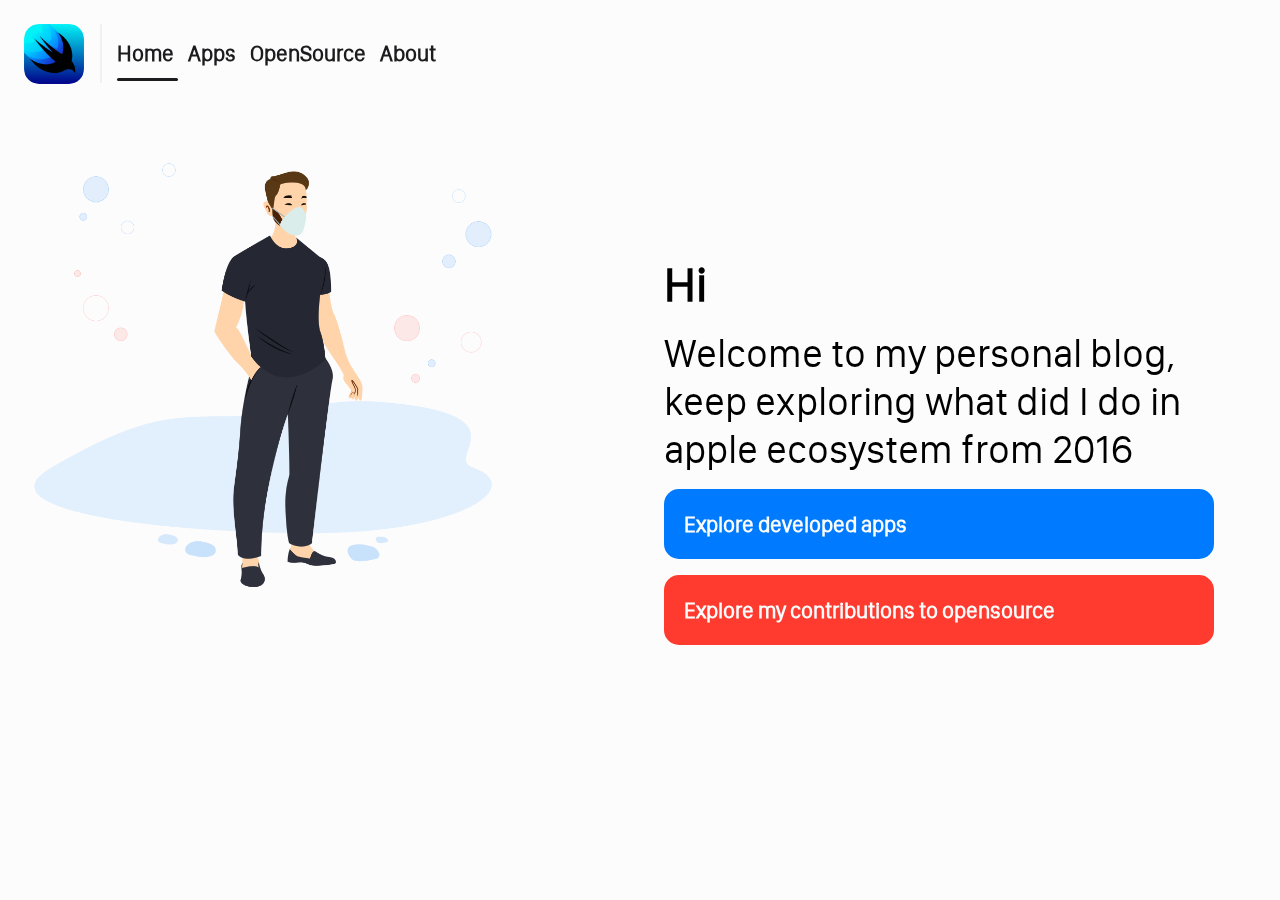
<file: index.html>
<!DOCTYPE html>
<html lang="en">

<head>
    <meta charset="UTF-8">
    <meta name="viewport" content="width=device-width, initial-scale=1.0">
    <title>Mohammadreza</title>
    <script src="script/main.js"></script>
    <script src="script/ip.js"></script>
    <link rel="shortcut icon" href="static/image/favicon.ico" type="image/x-icon" />
    <link rel="icon" href="static/image/favicon.ico" type="image/x-icon" />
    <link rel="stylesheet" href="css/styles.css" />
    <link rel="stylesheet" href="css/stack.css" />
    <link rel="stylesheet" href="css/activityIndicator.css" />
    <link rel="stylesheet" href="css/navigationBar.css" />
    <link rel="stylesheet" href="css/home.css" />
</head>

<body>
    <header>
        <div class="activityIndicator">
            <div class="bar1"></div>
            <div class="bar2"></div>
            <div class="bar3"></div>
            <div class="bar4"></div>
            <div class="bar5"></div>
            <div class="bar6"></div>
            <div class="bar7"></div>
            <div class="bar8"></div>
            <div class="bar9"></div>
            <div class="bar10"></div>
            <div class="bar11"></div>
            <div class="bar12"></div>
        </div>
        <div class="logo"></div>
        <nav class="navigationBar">
            <ul class="navigationBarItems">
                <li class="barButtonItem">
                    <div class="barButtonItemContent">
                        <a class="title" href="#" onclick="selectUnderline(event)">
                            Home
                        </a>
                        <span class="underline" id="visible"></span>
                    </div>
                </li>
                <li class="barButtonItem">
                    <div class="barButtonItemContent">
                        <a class="title" href="#" onclick="selectUnderline(event)">
                            Apps
                        </a>
                        <span class="underline"></span>
                    </div>
                </li>
                <li class="barButtonItem">
                    <div class="barButtonItemContent">
                        <a class="title" href="#" onclick="selectUnderline(event)">
                            OpenSource
                        </a>
                        <span class="underline"></span>
                    </div>
                </li>
                <li class="barButtonItem">
                    <div class="barButtonItemContent">
                        <a class="title" href="#" onclick="selectUnderline(event)">
                            About
                        </a>
                        <span class="underline"></span>
                    </div>
                </li>
            </ul>
        </nav>
    </header>

    <div class="home" id="visible">
        <div class="split" id="left">
            <img class="standinLake" />
        </div>
        <div class="split" id="right">
            <div class="headline" id="ip">
                Hi
            </div>
            <div class="subHeadline">
                Welcome to my personal blog, keep exploring what did I do in apple ecosystem from 2016
            </div>
            <div class="horizontalStack">
                <div class="arrangedItem" id="apps">
                    <a class="button" href="#">
                        <p>
                            Explore developed apps
                        </p>
                    </a>
                </div>
                <div class="arrangedItem" id="opensource">
                    <a class="button" href="#">
                        <p>
                            Explore my contributions to opensource
                        </p>
                    </a>
                </div>
            </div>
        </div>
    </div>
</body>

</html>
</file>
<file: css/styles.css>
:root {
    --margin: 16px;
    --negativeMargin: -25px;
    --border: 3px;
    --singlePixel: 2px;
    --itemSize: 60px;
    --logoCornerRadius: 15px;
    --paddingRight: 10px;
    --animationDuration: .3s;
    --fontName: "SF Pro";
    --backgroundColor: #fcfcfc;
    --activeColor: #007bff;
    --errorColor: #FF3B30;
    --normalColor: #1c1c1e;
    --placeholderColor: #f0f1f5;
    --standinLakeImage: url("../static/image/standinLake.png");
    --logoImage: url("../static/image/swiftui-96x96.png")
}

@font-face {
    font-family: "SF Pro";
    font-weight: 400;
    src: url("../static/font/sanfranciscodisplay-regular-webfont.woff");
}

html {
    font-family: var(--fontName);
    background-color: var(--backgroundColor);
    margin: var(--margin);
}

.split {
    width: 43%;
    align-content: center;
}

.headline {
    font-size: 3.0em;
    font-weight: bold;
    transition: var(--animationDuration) all;
}

.subHeadline {
    padding-top: var(--margin);
    font-size: 2.5em;
}
</file>
<file: css/stack.css>
.horizontalStack {
    margin-top: var(--margin);
}

.horizontalStack .arrangedItem {
    margin-top: var(--margin);
    align-content: center;
    height: 70px;
}

.horizontalStack .arrangedItem .button {
    display: inline-block;
    width: 100%;
    height: 100%;
    text-decoration: none;
    border-radius: var(--logoCornerRadius);
    transition: var(--animationDuration) all;
}

.horizontalStack .arrangedItem .button:hover {
    transform: scale(1.025);
    box-shadow: 0 0.5em 3rem -1.6rem var(--normalColor);
}
</file>
<file: css/activityIndicator.css>
.activityIndicator {
    z-index: -1;
    position: fixed;
    width: 25px;
    height: 25px;
    margin-top: 10px;
    margin-left: 10px;
    padding: 10px;
    border-radius: 20px;
}

.activityIndicator div {
    width: 5%;
    height: 14%;
    background: #444;
    position: absolute;
    left: 49%;
    top: 43%;
    opacity: 0;
    -webkit-border-radius: 50px;
    -webkit-box-shadow: 0 0 3px rgba(0, 0, 0, 0.2);
    -webkit-animation: fade 1s linear infinite;
}

@-webkit-keyframes fade {
    from {
        opacity: 1;
    }
    to {
        opacity: 0.25;
    }
}

.activityIndicator div.bar1 {
    -webkit-transform: rotate(0deg) translate(0, -130%);
    -webkit-animation-delay: 0s;
}

.activityIndicator div.bar2 {
    -webkit-transform: rotate(30deg) translate(0, -130%);
    -webkit-animation-delay: -0.9167s;
}

.activityIndicator div.bar3 {
    -webkit-transform: rotate(60deg) translate(0, -130%);
    -webkit-animation-delay: -0.833s;
}

.activityIndicator div.bar4 {
    -webkit-transform: rotate(90deg) translate(0, -130%);
    -webkit-animation-delay: -0.7497s;
}

.activityIndicator div.bar5 {
    -webkit-transform: rotate(120deg) translate(0, -130%);
    -webkit-animation-delay: -0.667s;
}

.activityIndicator div.bar6 {
    -webkit-transform: rotate(150deg) translate(0, -130%);
    -webkit-animation-delay: -0.5837s;
}

.activityIndicator div.bar7 {
    -webkit-transform: rotate(180deg) translate(0, -130%);
    -webkit-animation-delay: -0.5s;
}

.activityIndicator div.bar8 {
    -webkit-transform: rotate(210deg) translate(0, -130%);
    -webkit-animation-delay: -0.4167s;
}

.activityIndicator div.bar9 {
    -webkit-transform: rotate(240deg) translate(0, -130%);
    -webkit-animation-delay: -0.333s;
}

.activityIndicator div.bar10 {
    -webkit-transform: rotate(270deg) translate(0, -130%);
    -webkit-animation-delay: -0.2497s;
}

.activityIndicator div.bar11 {
    -webkit-transform: rotate(300deg) translate(0, -130%);
    -webkit-animation-delay: -0.167s;
}

.activityIndicator div.bar12 {
    -webkit-transform: rotate(330deg) translate(0, -130%);
    -webkit-animation-delay: -0.0833s;
}
</file>
<file: css/navigationBar.css>
.logo {
      float: left;
      height: var(--itemSize);
      border-radius: var(--logoCornerRadius);
      color: var(--normalColor);
      content: var(--logoImage);
      transition: var(--animationDuration) all;
  }
  
  .logo:hover {
      transform: scale(1.1);
      box-shadow: 0 0.5em 3rem -1rem var(--normalColor);
  }
  
  .navigationBar {
      display: flex;
      float: left;
      margin-left: var(--margin);
      border-left: var(--singlePixel) solid var(--placeholderColor);
  }
  
  .navigationBarItems {
      margin-left: var(--negativeMargin);
  }
  
  .barButtonItemContent {
      display: inline;
      position: relative;
      padding-bottom: var(--margin);
      transition: var(--animationDuration) all;
  }
  
  .underline {
      opacity: 0;
      display: inline;
  }
  
  .underline:after {
      content: '';
      position: absolute;
      bottom: 0;
      left: 0;
      right: 0;
      background: var(--normalColor);
      height: var(--border);
      border-radius: var(--border);
  }
  
  #visible {
      opacity: 1;
      -webkit-transition: opacity var(--animationDuration) ease-in-out;
      -moz-transition: opacity var(--animationDuration) ease-in-out;
      transition: opacity var(--animationDuration) ease-in-out;
  }
  
  .barButtonItem {
      display: inline;
      padding-right: var(--paddingRight);
  }
  
  .barButtonItem .title {
      color: var(--normalColor);
      text-decoration: none;
      font-size: 1.4em;
      font-weight: bold;
      border-radius: 3;
      transition: var(--animationDuration) color;
  }
  
  .barButtonItem .title:hover {
      color: var(--activeColor);
  }
</file>
<file: css/home.css>
.home {
    width: 100%;
    display: flex;
}

.standinLake {
    width: 100%;
    height: 100%;
    content: var(--standinLakeImage);
}

#right {
    margin: 0;
    position: absolute;
    top: 50%;
    margin-left: 50%;
    -ms-transform: translateY(-50%);
    transform: translateY(-50%);
}

#apps .button {
    background-color: var(--activeColor);
}

#opensource .button {
    background-color: var(--errorColor);
}

#opensource .button p,
#apps .button p {
    position: absolute;
    display: inline;
    margin-left: 20px;
    font-size: 1.4em;
    font-weight: bold;
    color: var(--backgroundColor);
}
</file>
